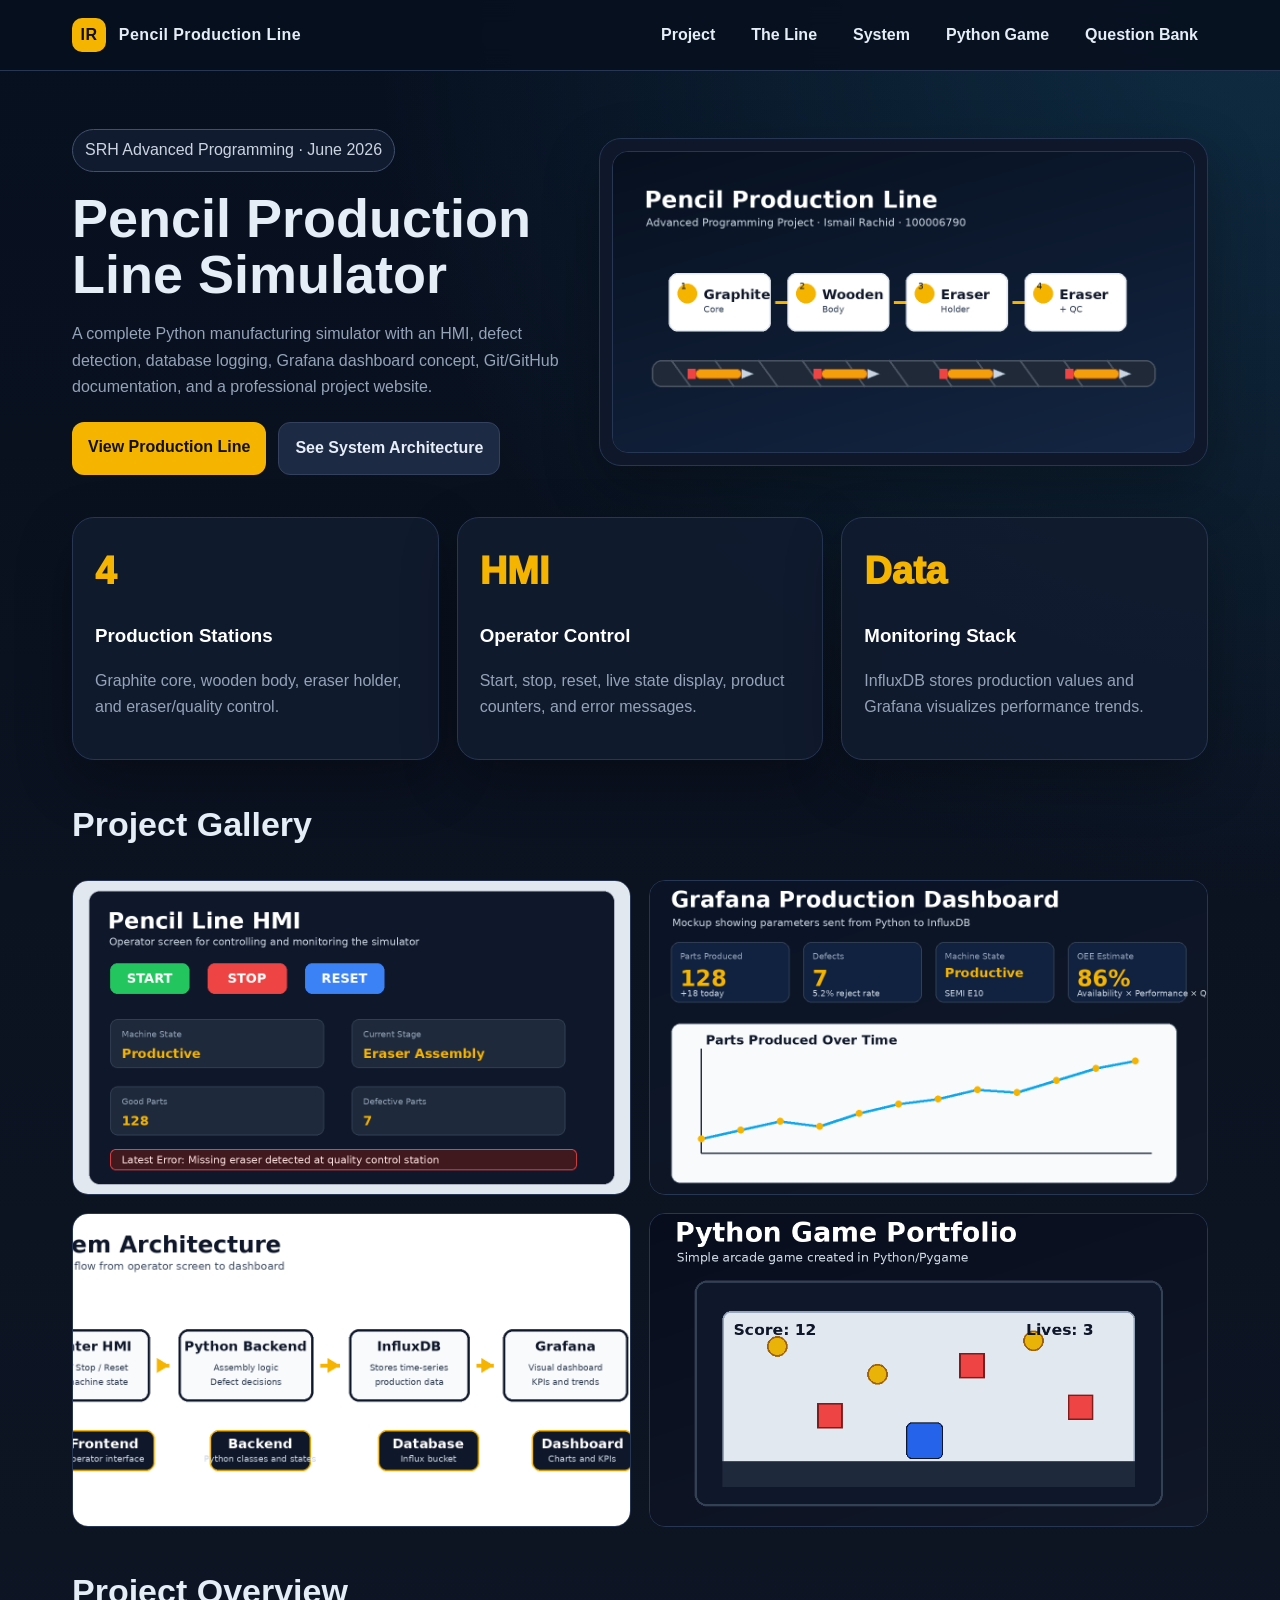
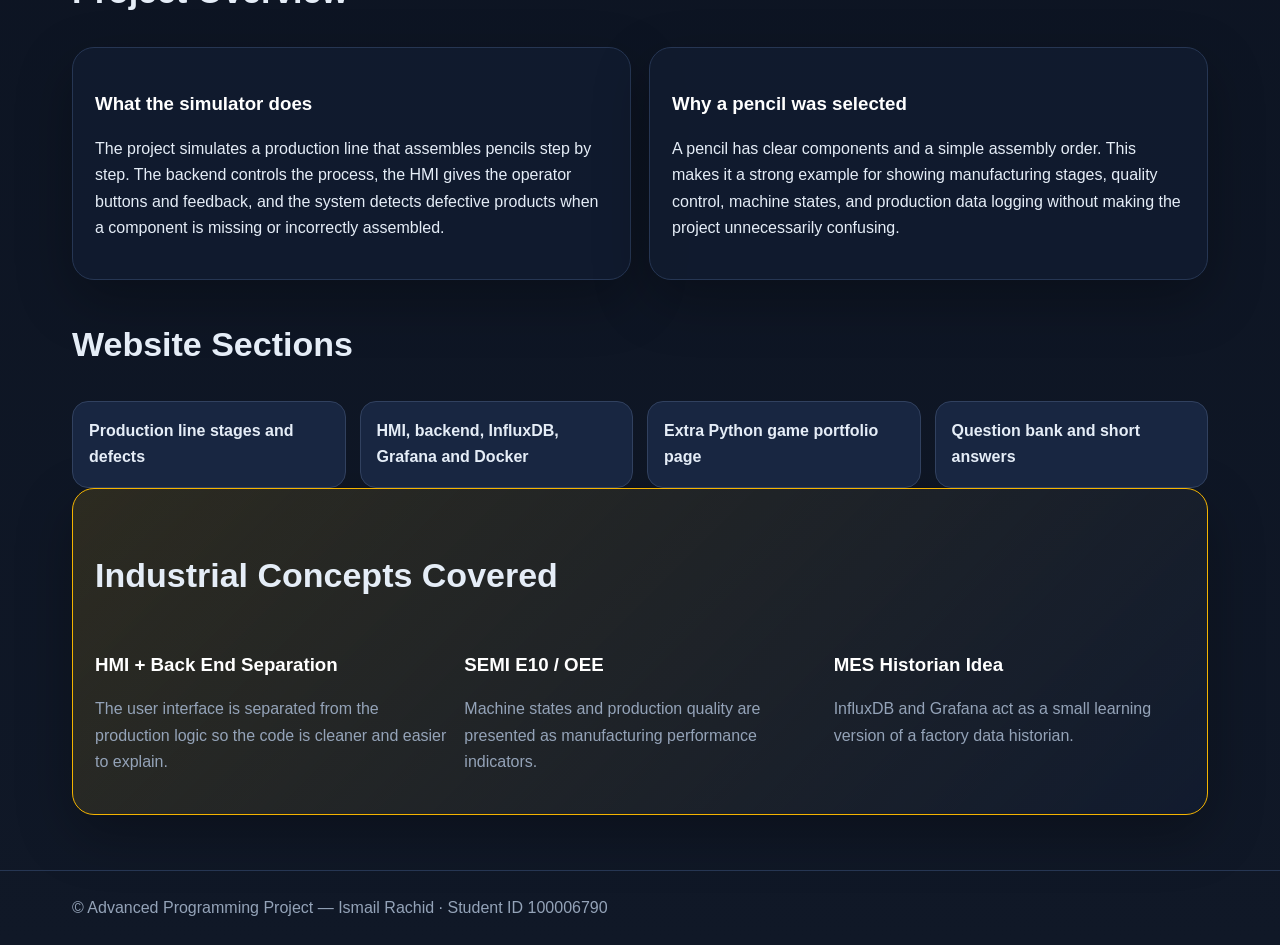
<file: index.html>
<!doctype html><html lang="en"><head><meta charset="utf-8"><meta name="viewport" content="width=device-width,initial-scale=1"><title>Pencil Production Line · Project</title><link rel="stylesheet" href="style.css"></head><body><header><div class="wrap"><nav><div class="brand"><span>IR</span> Pencil Production Line</div><div class="links"><a href="index.html">Project</a><a href="line.html">The Line</a><a href="system.html">System</a><a href="game.html">Python Game</a><a href="exam.html">Question Bank</a></div></nav></div></header><main class="wrap">
<section class="hero hero-wide"><div><span class="badge">SRH Advanced Programming · June 2026</span><h1>Pencil Production Line Simulator</h1><p class="muted">A complete Python manufacturing simulator with an HMI, defect detection, database logging, Grafana dashboard concept, Git/GitHub documentation, and a professional project website.</p><div class="btns"><a class="btn" href="line.html">View Production Line</a><a class="btn secondary" href="system.html">See System Architecture</a></div></div><div class="card image-card"><img src="assets/hero_factory.png" alt="Pencil factory illustration"></div></section>
<section class="grid"><div class="card"><div class="kpi">4</div><h3>Production Stations</h3><p class="muted">Graphite core, wooden body, eraser holder, and eraser/quality control.</p></div><div class="card"><div class="kpi">HMI</div><h3>Operator Control</h3><p class="muted">Start, stop, reset, live state display, product counters, and error messages.</p></div><div class="card"><div class="kpi">Data</div><h3>Monitoring Stack</h3><p class="muted">InfluxDB stores production values and Grafana visualizes performance trends.</p></div></section>
<section><h2>Project Gallery</h2><div class="gallery"><img src="assets/hmi_big.png"><img src="assets/dashboard_big.png"><img src="assets/system_architecture_clean.png"><img src="assets/game_big.png"></div></section>
<section><h2>Project Overview</h2><div class="grid2"><div class="card"><h3>What the simulator does</h3><p>The project simulates a production line that assembles pencils step by step. The backend controls the process, the HMI gives the operator buttons and feedback, and the system detects defective products when a component is missing or incorrectly assembled.</p></div><div class="card"><h3>Why a pencil was selected</h3><p>A pencil has clear components and a simple assembly order. This makes it a strong example for showing manufacturing stages, quality control, machine states, and production data logging without making the project unnecessarily confusing.</p></div></div></section>
<section><h2>Website Sections</h2><div class="feature-list"><a href="line.html">Production line stages and defects</a><a href="system.html">HMI, backend, InfluxDB, Grafana and Docker</a><a href="game.html">Extra Python game portfolio page</a><a href="exam.html">Question bank and short answers</a></div></section>

<section class="card highlight-card"><h2>Industrial Concepts Covered</h2><div class="grid"><div><h3>HMI + Back End Separation</h3><p class="muted">The user interface is separated from the production logic so the code is cleaner and easier to explain.</p></div><div><h3>SEMI E10 / OEE</h3><p class="muted">Machine states and production quality are presented as manufacturing performance indicators.</p></div><div><h3>MES Historian Idea</h3><p class="muted">InfluxDB and Grafana act as a small learning version of a factory data historian.</p></div></div></section>
</main><div class="footer"><div class="wrap">© Advanced Programming Project — Ismail Rachid · Student ID 100006790</div></div></body></html>
</file>
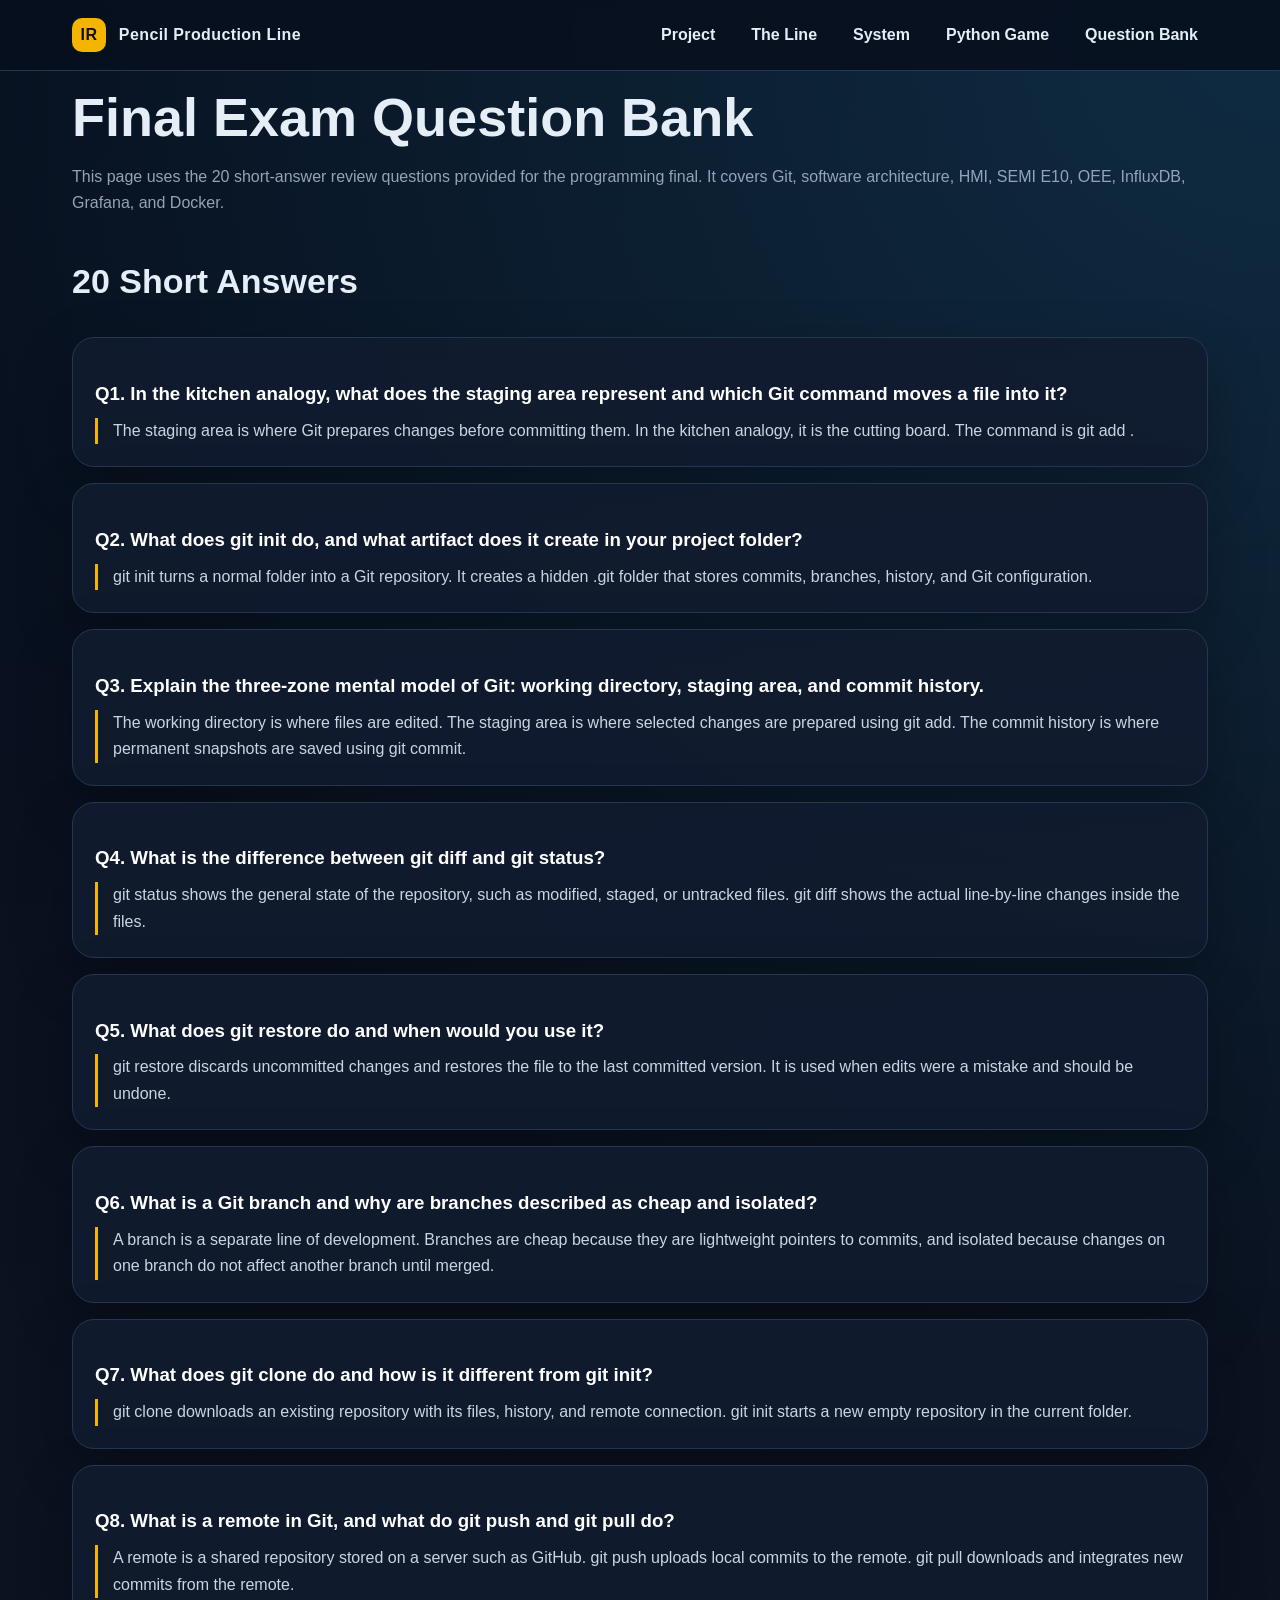
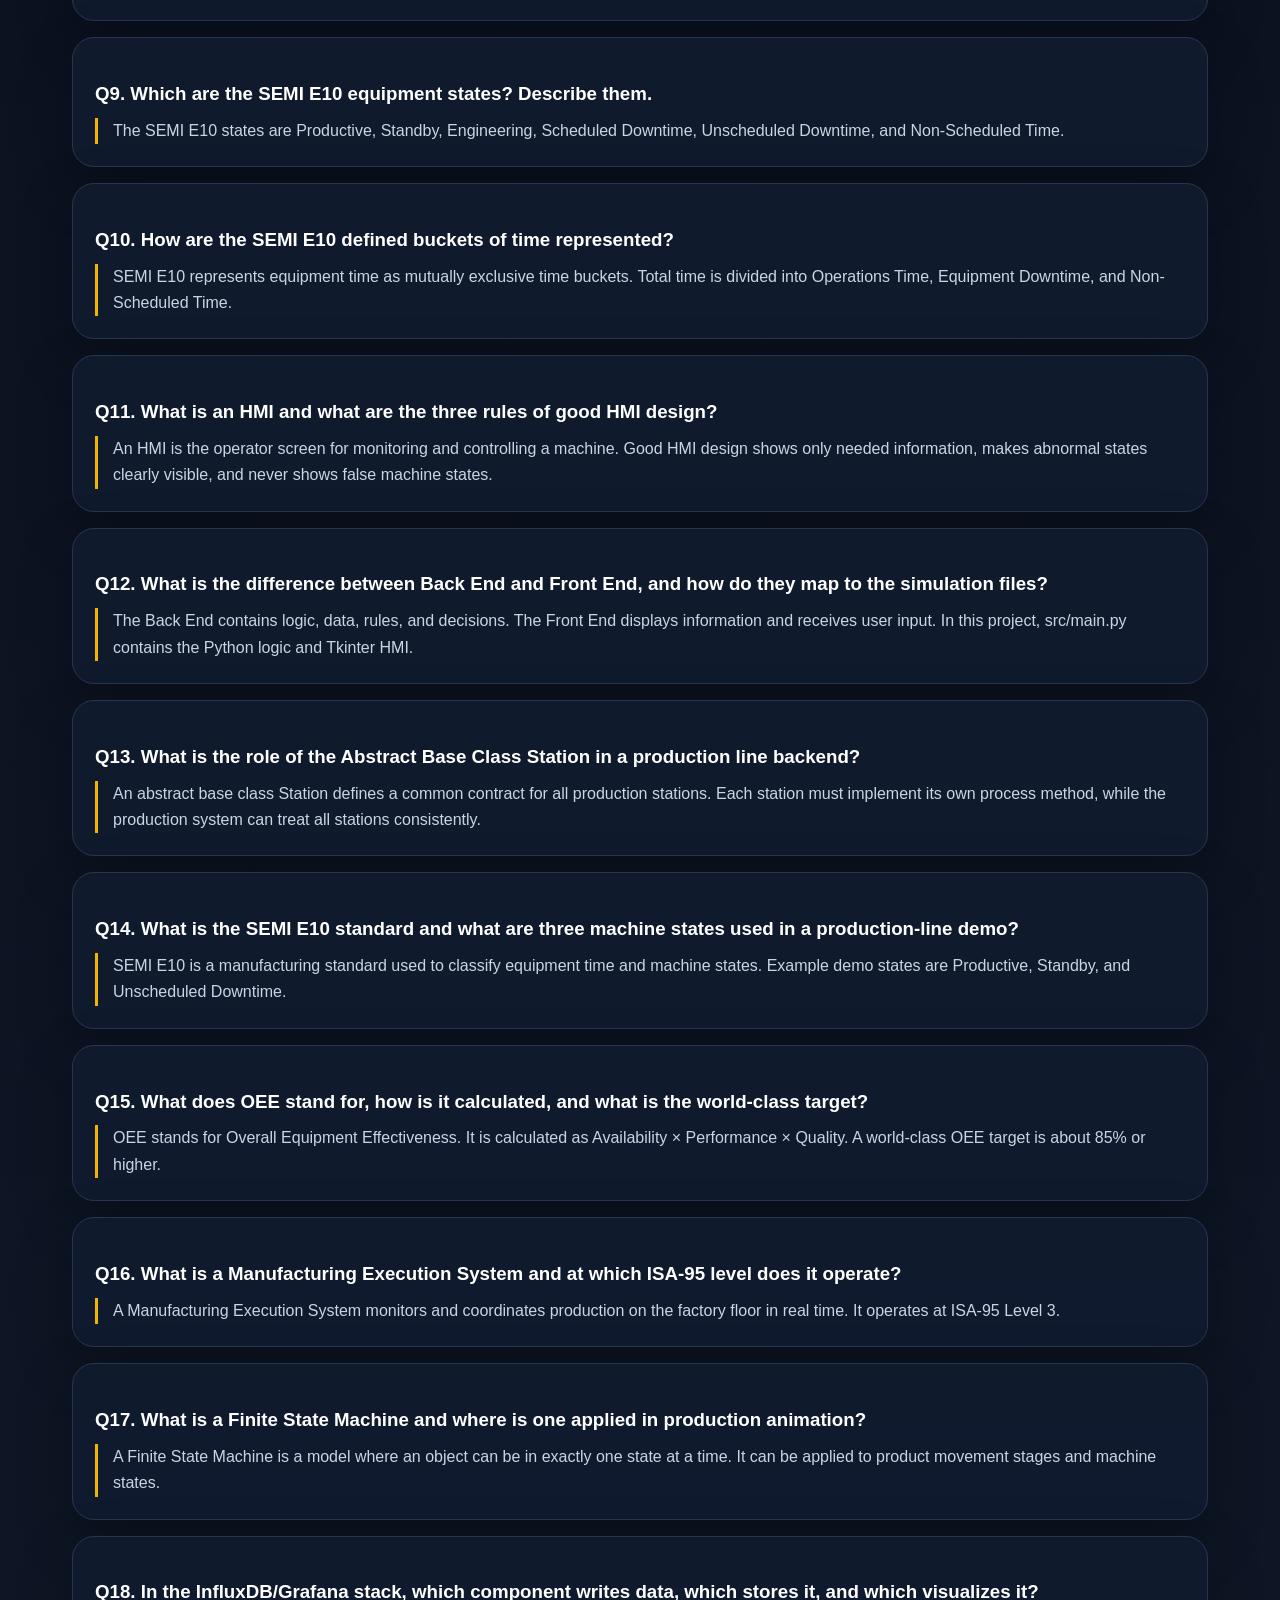
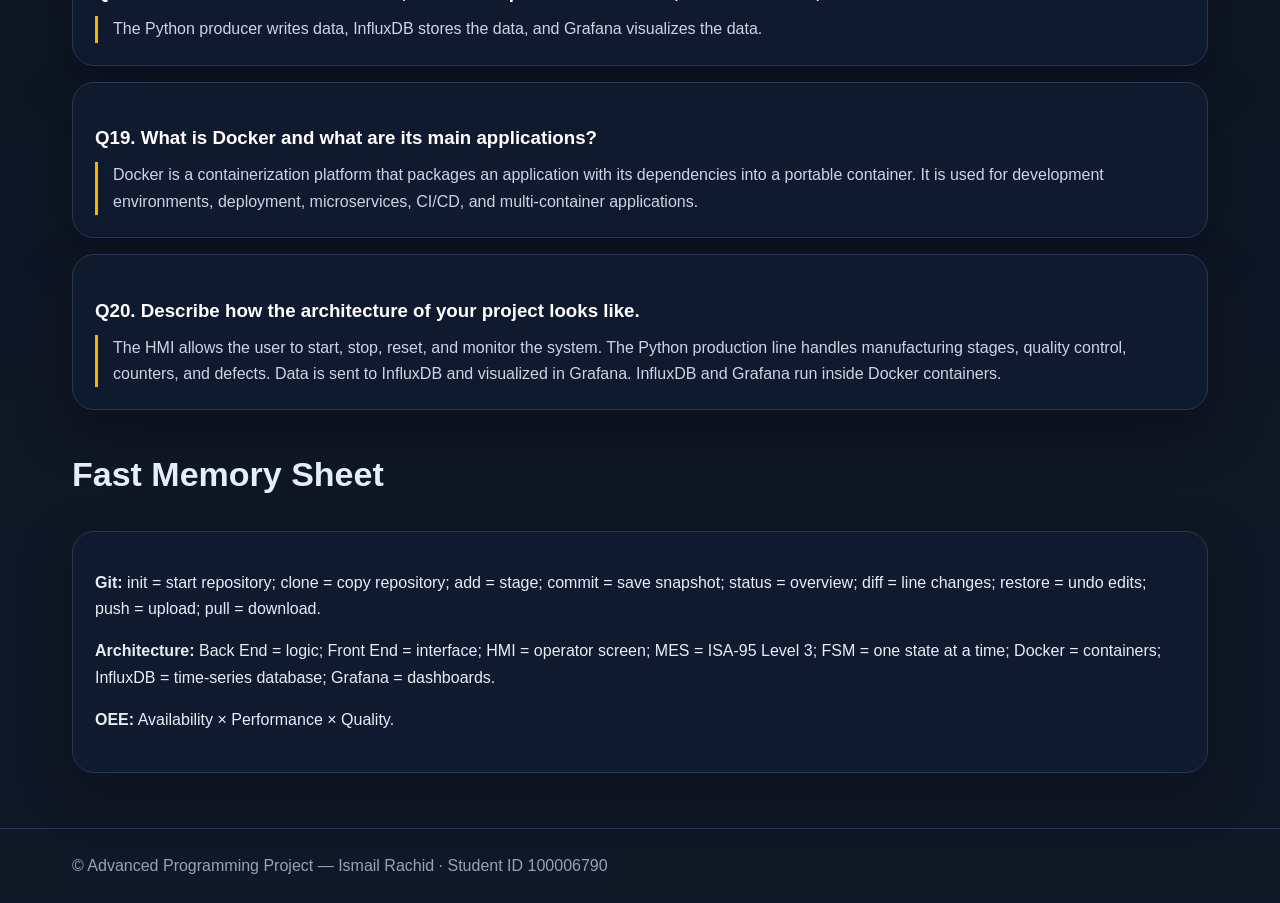
<file: exam.html>
<!doctype html><html lang="en"><head><meta charset="utf-8"><meta name="viewport" content="width=device-width,initial-scale=1"><title>Pencil Production Line · Question Bank</title><link rel="stylesheet" href="style.css"></head><body><header><div class="wrap"><nav><div class="brand"><span>IR</span> Pencil Production Line</div><div class="links"><a href="index.html">Project</a><a href="line.html">The Line</a><a href="system.html">System</a><a href="game.html">Python Game</a><a href="exam.html">Question Bank</a></div></nav></div></header><main class="wrap"><section><h1>Final Exam Question Bank</h1><p class="muted">This page uses the 20 short-answer review questions provided for the programming final. It covers Git, software architecture, HMI, SEMI E10, OEE, InfluxDB, Grafana, and Docker.</p></section><section><h2>20 Short Answers</h2><div class="card q"><h3>Q1. In the kitchen analogy, what does the staging area represent and which Git command moves a file into it?</h3><div class="answer">The staging area is where Git prepares changes before committing them. In the kitchen analogy, it is the cutting board. The command is git add <file>.</div></div><div class="card q"><h3>Q2. What does git init do, and what artifact does it create in your project folder?</h3><div class="answer">git init turns a normal folder into a Git repository. It creates a hidden .git folder that stores commits, branches, history, and Git configuration.</div></div><div class="card q"><h3>Q3. Explain the three-zone mental model of Git: working directory, staging area, and commit history.</h3><div class="answer">The working directory is where files are edited. The staging area is where selected changes are prepared using git add. The commit history is where permanent snapshots are saved using git commit.</div></div><div class="card q"><h3>Q4. What is the difference between git diff and git status?</h3><div class="answer">git status shows the general state of the repository, such as modified, staged, or untracked files. git diff shows the actual line-by-line changes inside the files.</div></div><div class="card q"><h3>Q5. What does git restore <file> do and when would you use it?</h3><div class="answer">git restore <file> discards uncommitted changes and restores the file to the last committed version. It is used when edits were a mistake and should be undone.</div></div><div class="card q"><h3>Q6. What is a Git branch and why are branches described as cheap and isolated?</h3><div class="answer">A branch is a separate line of development. Branches are cheap because they are lightweight pointers to commits, and isolated because changes on one branch do not affect another branch until merged.</div></div><div class="card q"><h3>Q7. What does git clone <url> do and how is it different from git init?</h3><div class="answer">git clone <url> downloads an existing repository with its files, history, and remote connection. git init starts a new empty repository in the current folder.</div></div><div class="card q"><h3>Q8. What is a remote in Git, and what do git push and git pull do?</h3><div class="answer">A remote is a shared repository stored on a server such as GitHub. git push uploads local commits to the remote. git pull downloads and integrates new commits from the remote.</div></div><div class="card q"><h3>Q9. Which are the SEMI E10 equipment states? Describe them.</h3><div class="answer">The SEMI E10 states are Productive, Standby, Engineering, Scheduled Downtime, Unscheduled Downtime, and Non-Scheduled Time.</div></div><div class="card q"><h3>Q10. How are the SEMI E10 defined buckets of time represented?</h3><div class="answer">SEMI E10 represents equipment time as mutually exclusive time buckets. Total time is divided into Operations Time, Equipment Downtime, and Non-Scheduled Time.</div></div><div class="card q"><h3>Q11. What is an HMI and what are the three rules of good HMI design?</h3><div class="answer">An HMI is the operator screen for monitoring and controlling a machine. Good HMI design shows only needed information, makes abnormal states clearly visible, and never shows false machine states.</div></div><div class="card q"><h3>Q12. What is the difference between Back End and Front End, and how do they map to the simulation files?</h3><div class="answer">The Back End contains logic, data, rules, and decisions. The Front End displays information and receives user input. In this project, src/main.py contains the Python logic and Tkinter HMI.</div></div><div class="card q"><h3>Q13. What is the role of the Abstract Base Class Station in a production line backend?</h3><div class="answer">An abstract base class Station defines a common contract for all production stations. Each station must implement its own process method, while the production system can treat all stations consistently.</div></div><div class="card q"><h3>Q14. What is the SEMI E10 standard and what are three machine states used in a production-line demo?</h3><div class="answer">SEMI E10 is a manufacturing standard used to classify equipment time and machine states. Example demo states are Productive, Standby, and Unscheduled Downtime.</div></div><div class="card q"><h3>Q15. What does OEE stand for, how is it calculated, and what is the world-class target?</h3><div class="answer">OEE stands for Overall Equipment Effectiveness. It is calculated as Availability × Performance × Quality. A world-class OEE target is about 85% or higher.</div></div><div class="card q"><h3>Q16. What is a Manufacturing Execution System and at which ISA-95 level does it operate?</h3><div class="answer">A Manufacturing Execution System monitors and coordinates production on the factory floor in real time. It operates at ISA-95 Level 3.</div></div><div class="card q"><h3>Q17. What is a Finite State Machine and where is one applied in production animation?</h3><div class="answer">A Finite State Machine is a model where an object can be in exactly one state at a time. It can be applied to product movement stages and machine states.</div></div><div class="card q"><h3>Q18. In the InfluxDB/Grafana stack, which component writes data, which stores it, and which visualizes it?</h3><div class="answer">The Python producer writes data, InfluxDB stores the data, and Grafana visualizes the data.</div></div><div class="card q"><h3>Q19. What is Docker and what are its main applications?</h3><div class="answer">Docker is a containerization platform that packages an application with its dependencies into a portable container. It is used for development environments, deployment, microservices, CI/CD, and multi-container applications.</div></div><div class="card q"><h3>Q20. Describe how the architecture of your project looks like.</h3><div class="answer">The HMI allows the user to start, stop, reset, and monitor the system. The Python production line handles manufacturing stages, quality control, counters, and defects. Data is sent to InfluxDB and visualized in Grafana. InfluxDB and Grafana run inside Docker containers.</div></div></section><section><h2>Fast Memory Sheet</h2><div class="card"><p><strong>Git:</strong> init = start repository; clone = copy repository; add = stage; commit = save snapshot; status = overview; diff = line changes; restore = undo edits; push = upload; pull = download.</p><p><strong>Architecture:</strong> Back End = logic; Front End = interface; HMI = operator screen; MES = ISA-95 Level 3; FSM = one state at a time; Docker = containers; InfluxDB = time-series database; Grafana = dashboards.</p><p><strong>OEE:</strong> Availability × Performance × Quality.</p></div></section></main><div class="footer"><div class="wrap">© Advanced Programming Project — Ismail Rachid · Student ID 100006790</div></div></body></html>
</file>
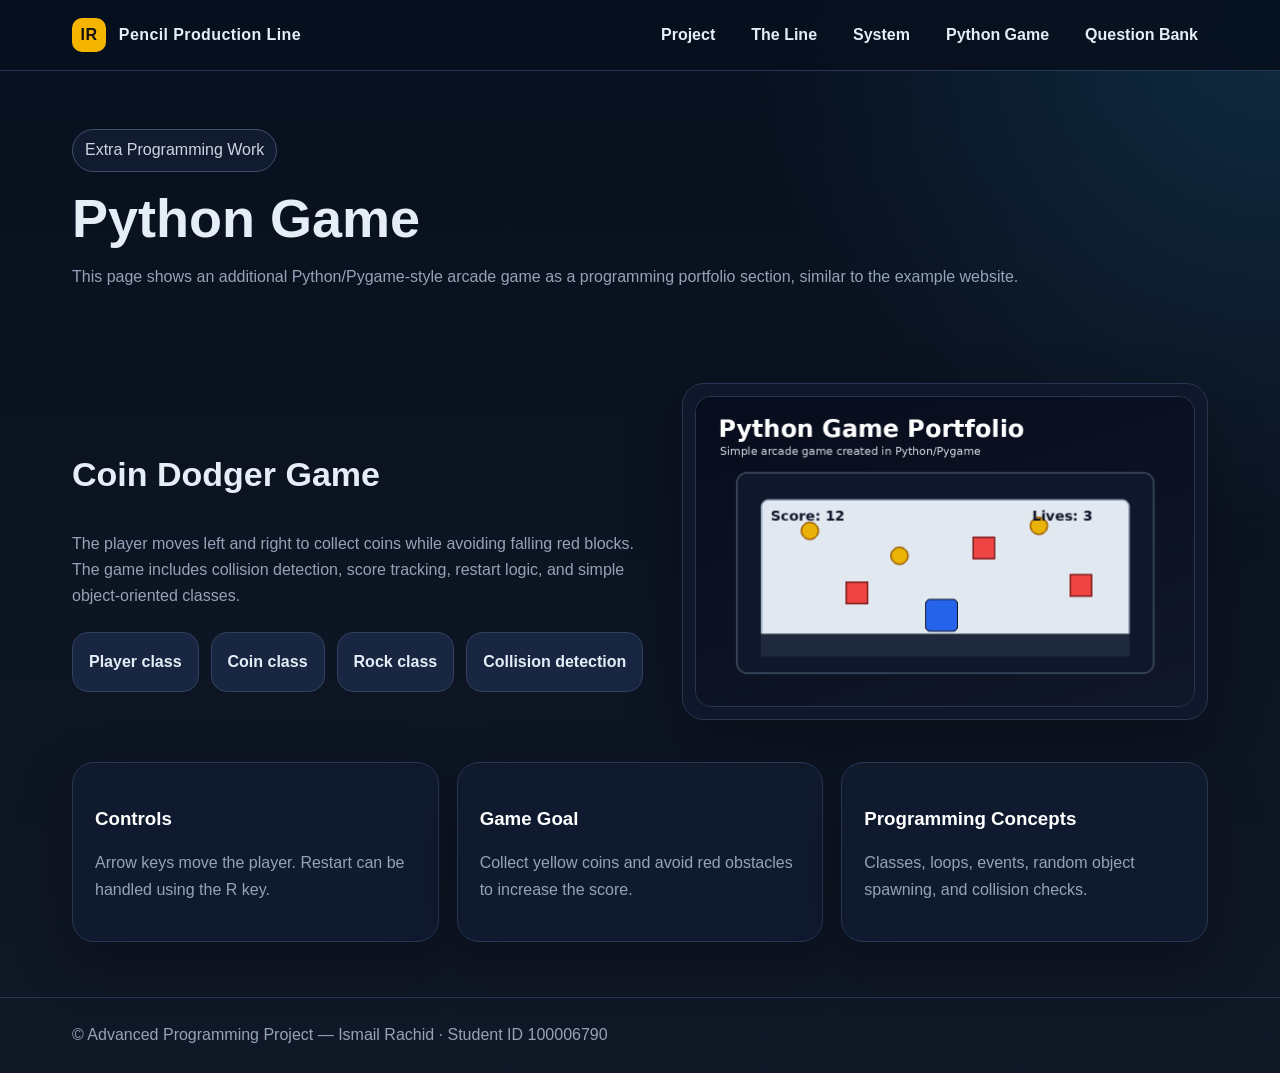
<file: game.html>
<!doctype html><html lang="en"><head><meta charset="utf-8"><meta name="viewport" content="width=device-width,initial-scale=1"><title>Pencil Production Line · Game</title><link rel="stylesheet" href="style.css"></head><body><header><div class="wrap"><nav><div class="brand"><span>IR</span> Pencil Production Line</div><div class="links"><a href="index.html">Project</a><a href="line.html">The Line</a><a href="system.html">System</a><a href="game.html">Python Game</a><a href="exam.html">Question Bank</a></div></nav></div></header><main class="wrap">
<section class="page-title"><span class="badge">Extra Programming Work</span><h1>Python Game</h1><p class="muted">This page shows an additional Python/Pygame-style arcade game as a programming portfolio section, similar to the example website.</p></section>
<section class="hero"><div><h2>Coin Dodger Game</h2><p class="muted">The player moves left and right to collect coins while avoiding falling red blocks. The game includes collision detection, score tracking, restart logic, and simple object-oriented classes.</p><div class="btns"><span class="pill">Player class</span><span class="pill">Coin class</span><span class="pill">Rock class</span><span class="pill">Collision detection</span></div></div><div class="card image-card"><img src="assets/game_big.png" alt="Python game screenshot"></div></section>
<section class="grid"><div class="card"><h3>Controls</h3><p class="muted">Arrow keys move the player. Restart can be handled using the R key.</p></div><div class="card"><h3>Game Goal</h3><p class="muted">Collect yellow coins and avoid red obstacles to increase the score.</p></div><div class="card"><h3>Programming Concepts</h3><p class="muted">Classes, loops, events, random object spawning, and collision checks.</p></div></section>
</main><div class="footer"><div class="wrap">© Advanced Programming Project — Ismail Rachid · Student ID 100006790</div></div></body></html>
</file>
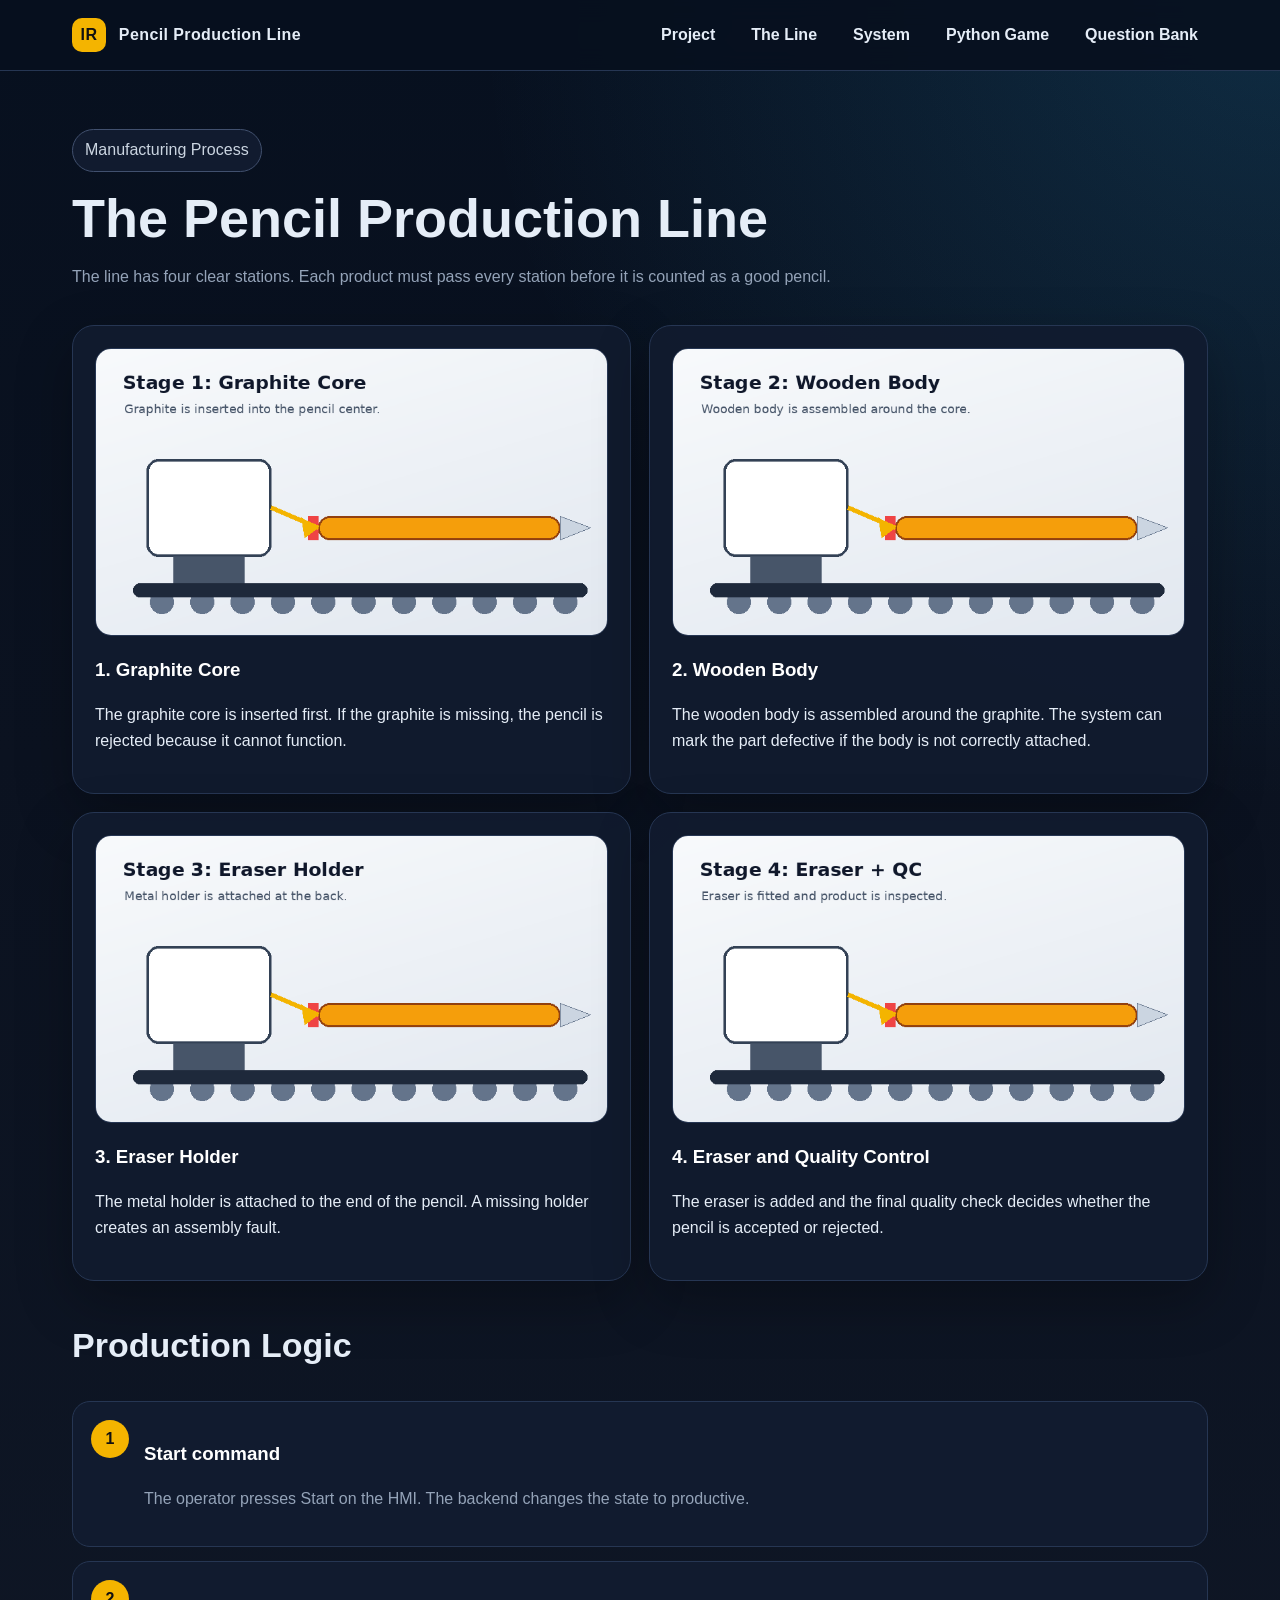
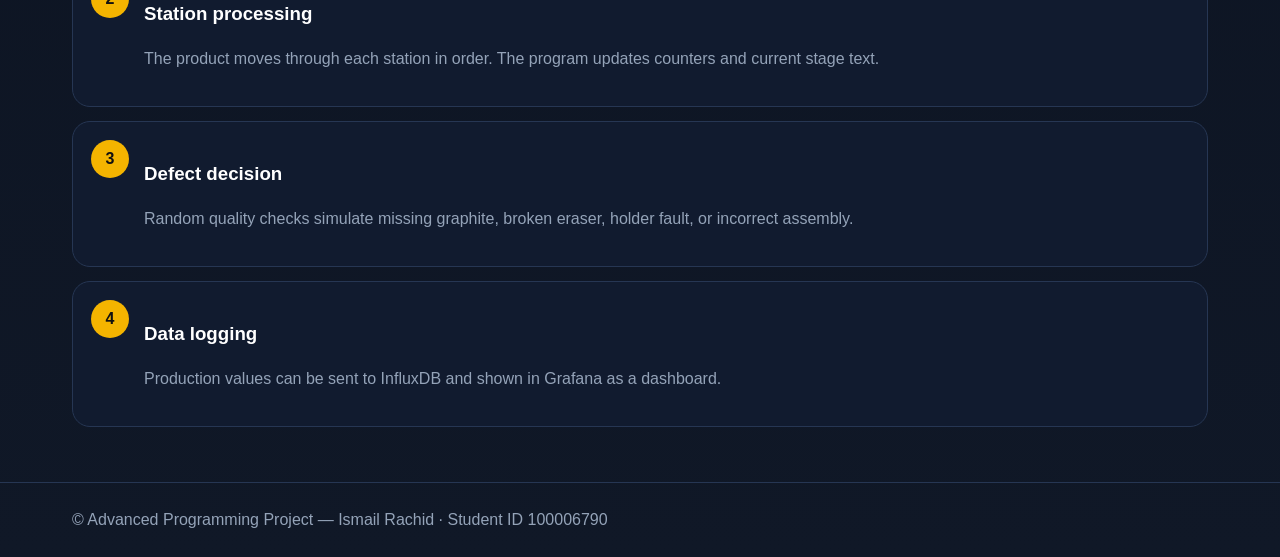
<file: line.html>
<!doctype html><html lang="en"><head><meta charset="utf-8"><meta name="viewport" content="width=device-width,initial-scale=1"><title>Pencil Production Line · The Line</title><link rel="stylesheet" href="style.css"></head><body><header><div class="wrap"><nav><div class="brand"><span>IR</span> Pencil Production Line</div><div class="links"><a href="index.html">Project</a><a href="line.html">The Line</a><a href="system.html">System</a><a href="game.html">Python Game</a><a href="exam.html">Question Bank</a></div></nav></div></header><main class="wrap">
<section class="page-title"><span class="badge">Manufacturing Process</span><h1>The Pencil Production Line</h1><p class="muted">The line has four clear stations. Each product must pass every station before it is counted as a good pencil.</p></section>
<section class="grid2 cards-img"><div class="card"><img src="assets/stage_graphite.png"><h3>1. Graphite Core</h3><p>The graphite core is inserted first. If the graphite is missing, the pencil is rejected because it cannot function.</p></div><div class="card"><img src="assets/stage_body.png"><h3>2. Wooden Body</h3><p>The wooden body is assembled around the graphite. The system can mark the part defective if the body is not correctly attached.</p></div><div class="card"><img src="assets/stage_eraser_holder.png"><h3>3. Eraser Holder</h3><p>The metal holder is attached to the end of the pencil. A missing holder creates an assembly fault.</p></div><div class="card"><img src="assets/stage_qc.png"><h3>4. Eraser and Quality Control</h3><p>The eraser is added and the final quality check decides whether the pencil is accepted or rejected.</p></div></section>
<section><h2>Production Logic</h2><div class="timeline"><div class="step"><div class="num">1</div><div><h3>Start command</h3><p class="muted">The operator presses Start on the HMI. The backend changes the state to productive.</p></div></div><div class="step"><div class="num">2</div><div><h3>Station processing</h3><p class="muted">The product moves through each station in order. The program updates counters and current stage text.</p></div></div><div class="step"><div class="num">3</div><div><h3>Defect decision</h3><p class="muted">Random quality checks simulate missing graphite, broken eraser, holder fault, or incorrect assembly.</p></div></div><div class="step"><div class="num">4</div><div><h3>Data logging</h3><p class="muted">Production values can be sent to InfluxDB and shown in Grafana as a dashboard.</p></div></div></div></section>
</main><div class="footer"><div class="wrap">© Advanced Programming Project — Ismail Rachid · Student ID 100006790</div></div></body></html>
</file>
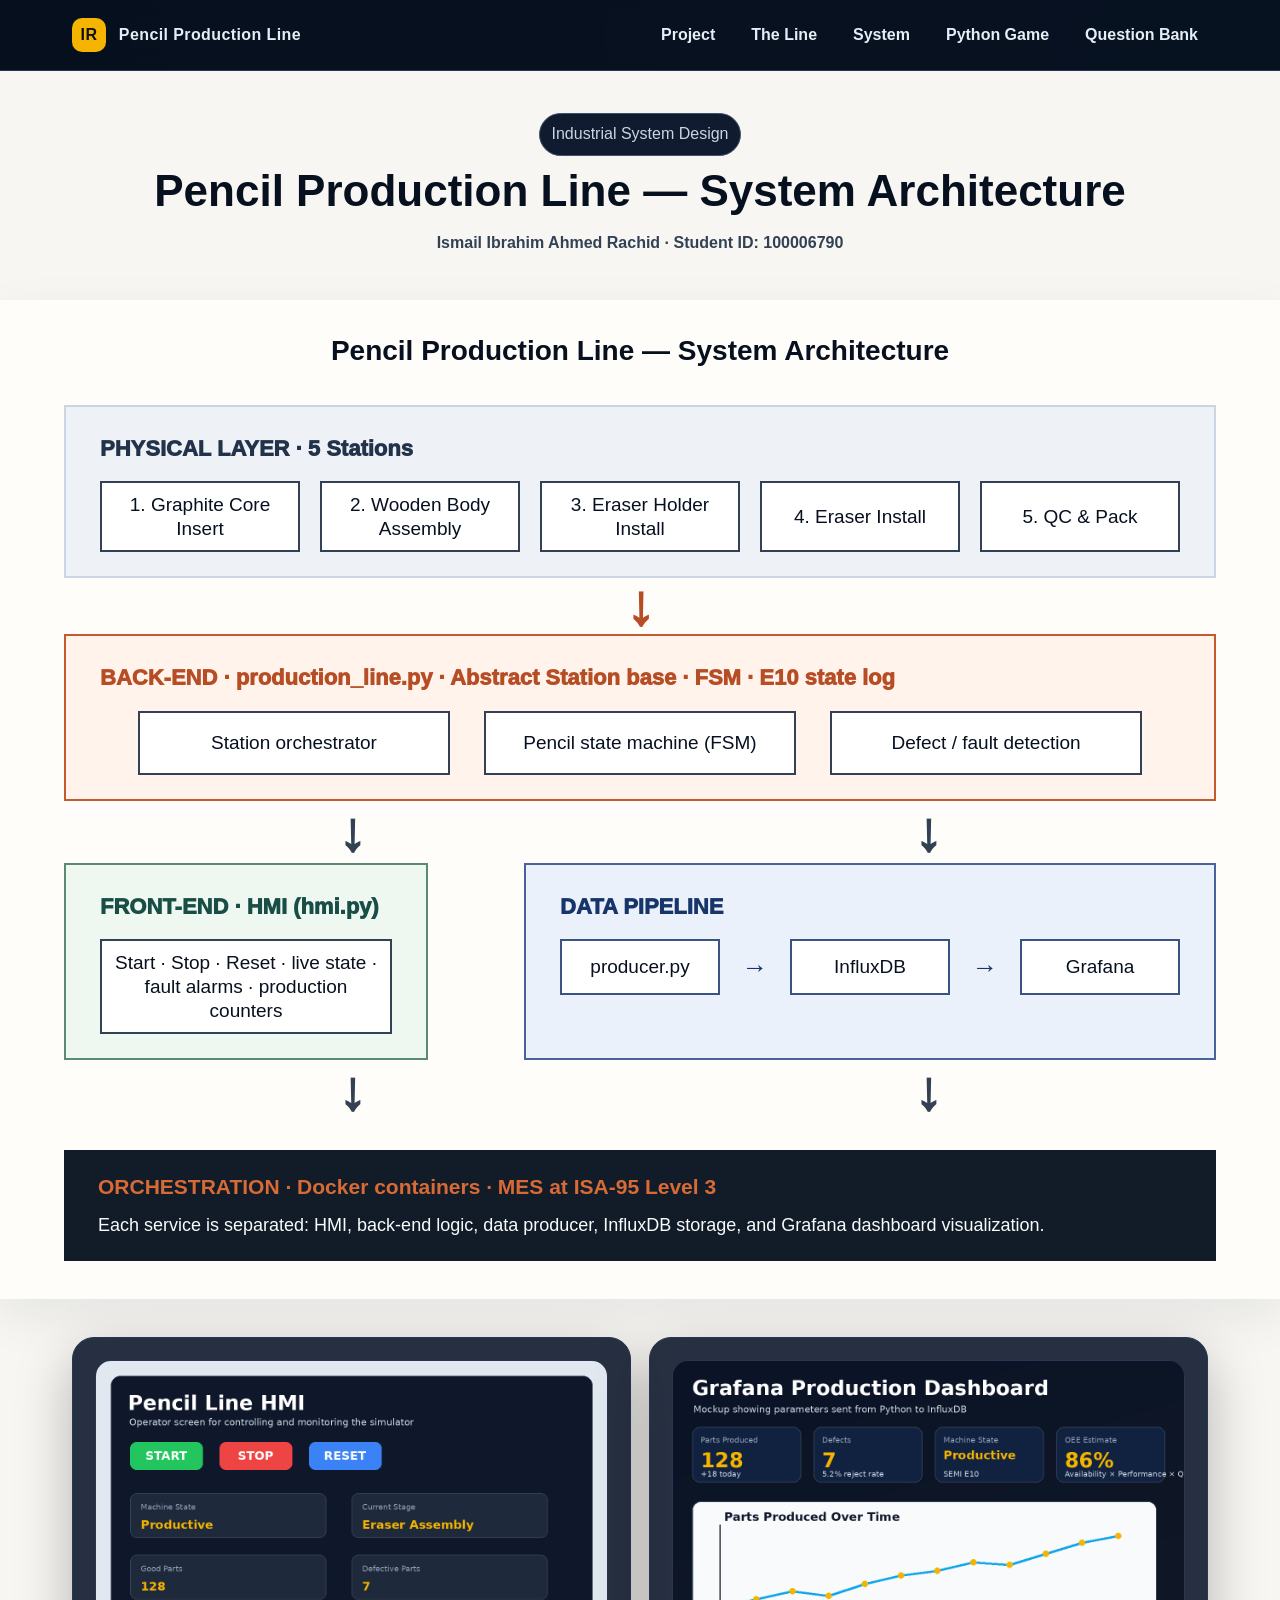
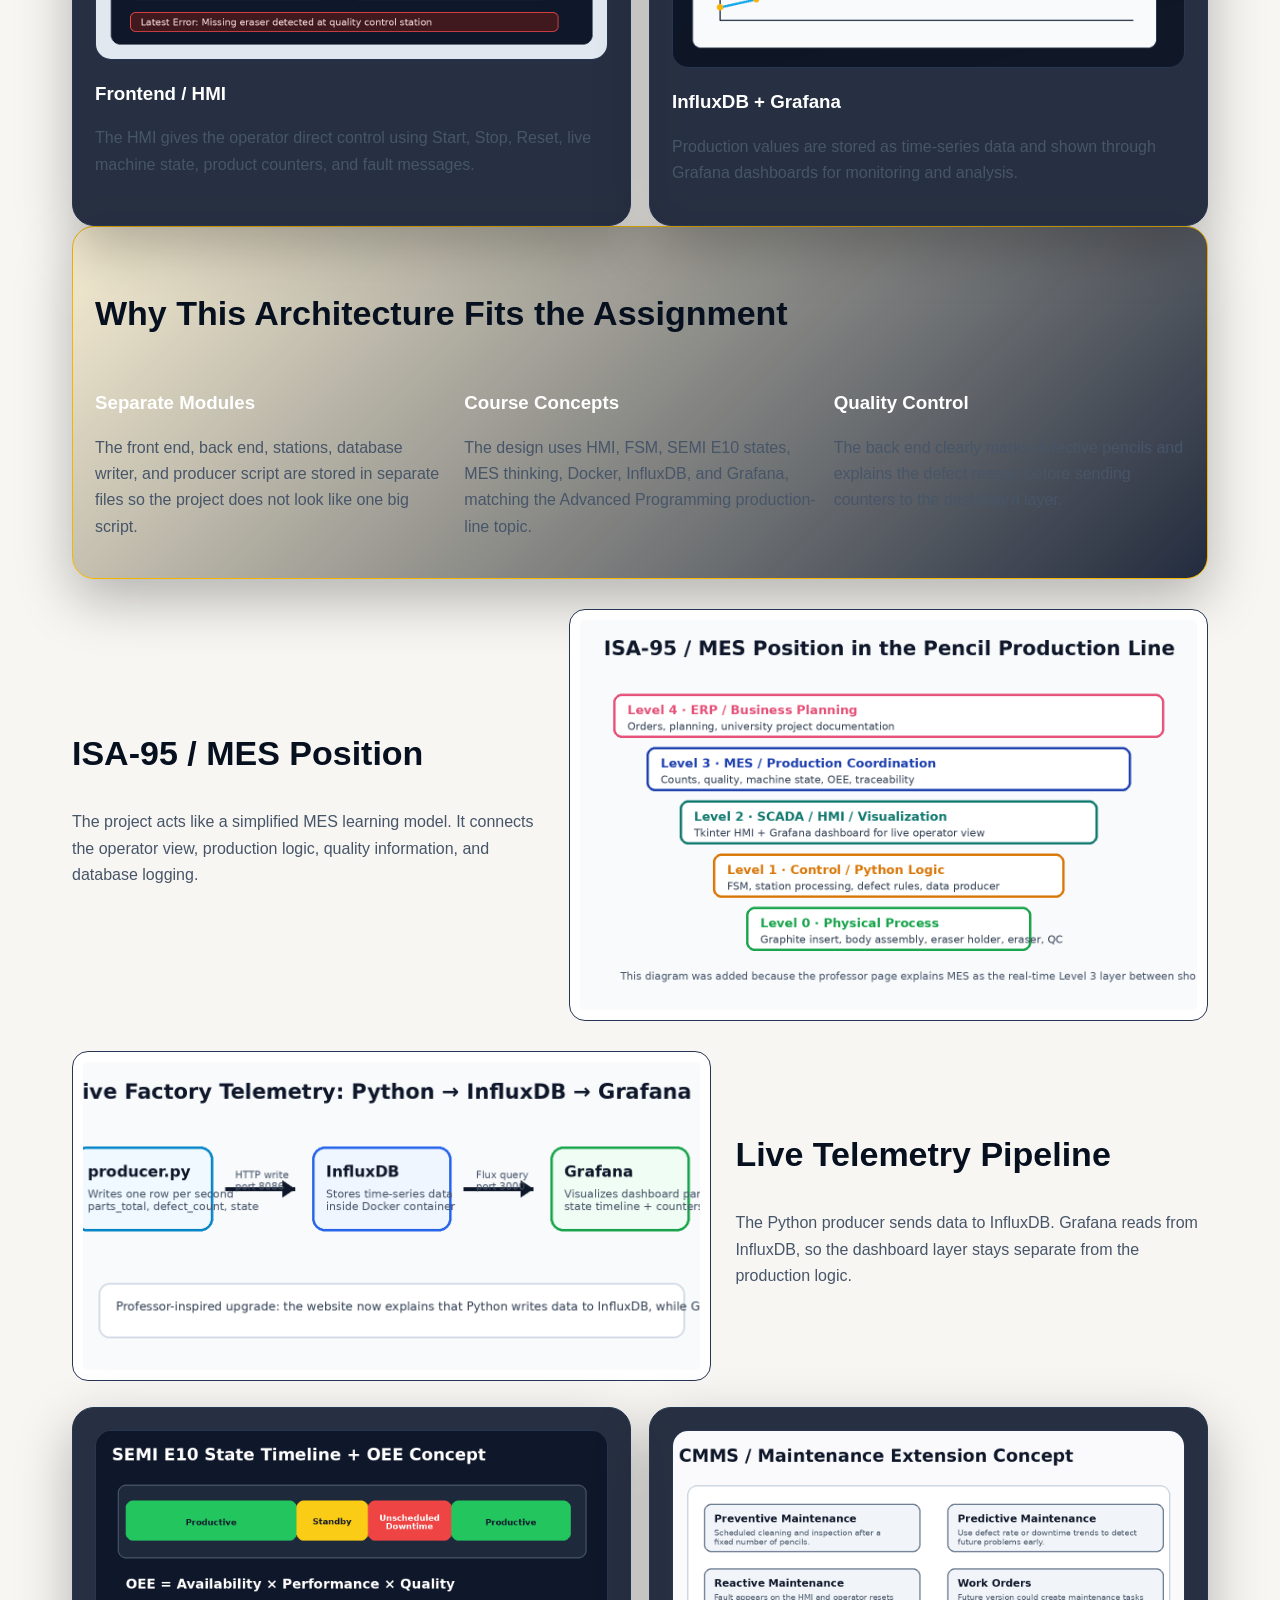
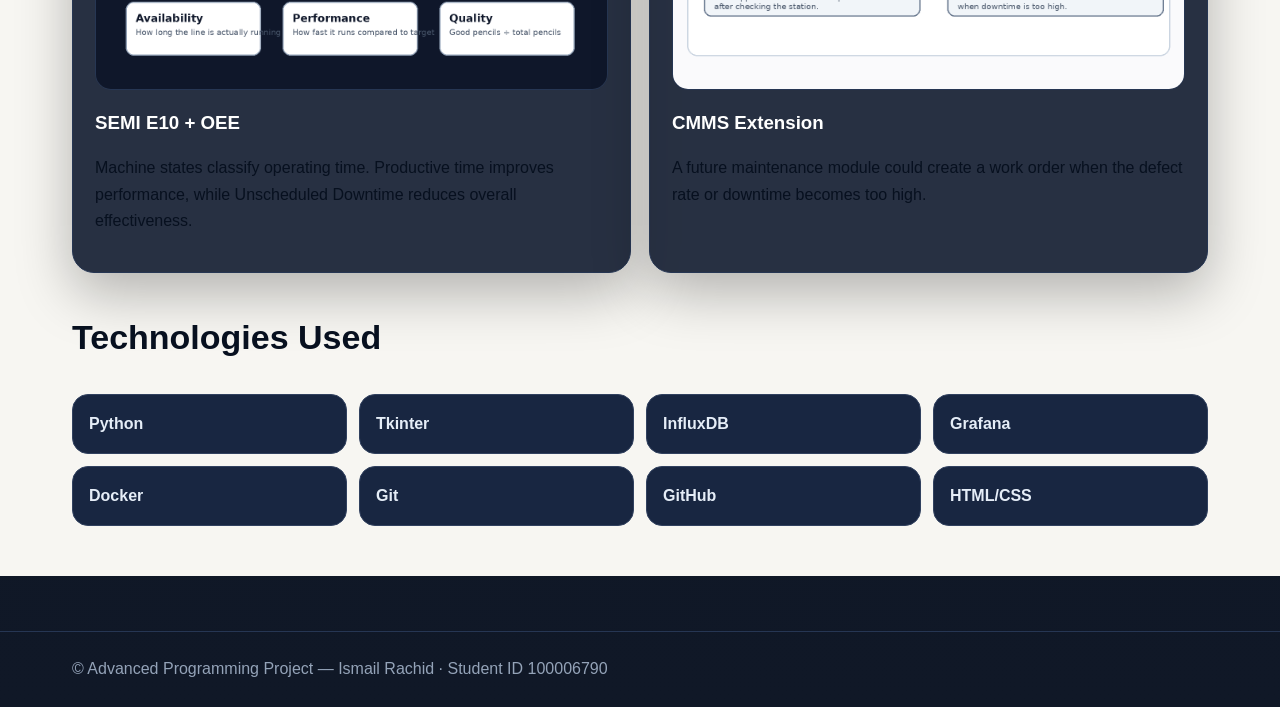
<file: system.html>
<!doctype html>
<html lang="en">
<head>
  <meta charset="utf-8">
  <meta name="viewport" content="width=device-width,initial-scale=1">
  <title>Pencil Production Line · System Architecture</title>
  <link rel="stylesheet" href="style.css">
</head>
<body>
<header><div class="wrap"><nav><div class="brand"><span>IR</span> Pencil Production Line</div><div class="links"><a href="index.html">Project</a><a href="line.html">The Line</a><a href="system.html">System</a><a href="game.html">Python Game</a><a href="exam.html">Question Bank</a></div></nav></div></header>

<main class="system-page">
<section class="system-hero">
  <span class="badge">Industrial System Design</span>
  <h1>Pencil Production Line — System Architecture</h1>
  <p>Ismail Ibrahim Ahmed Rachid · Student ID: 100006790</p>
</section>

<section class="prof-architecture">
  <h2>Pencil Production Line — System Architecture</h2>

  <div class="prof-layer physical-layer">
    <h3>PHYSICAL LAYER · 5 Stations</h3>
    <div class="prof-stations">
      <div>1. Graphite Core Insert</div>
      <div>2. Wooden Body Assembly</div>
      <div>3. Eraser Holder Install</div>
      <div>4. Eraser Install</div>
      <div>5. QC &amp; Pack</div>
    </div>
  </div>

  <div class="prof-arrow orange">↓</div>

  <div class="prof-layer backend-layer">
    <h3>BACK-END · production_line.py · Abstract Station base · FSM · E10 state log</h3>
    <div class="prof-modules three">
      <div>Station orchestrator</div>
      <div>Pencil state machine (FSM)</div>
      <div>Defect / fault detection</div>
    </div>
  </div>

  <div class="prof-split-arrows"><span>↓</span><span>↓</span></div>

  <div class="prof-bottom">
    <div class="prof-layer frontend-layer">
      <h3>FRONT-END · HMI (hmi.py)</h3>
      <div class="prof-module-wide">Start · Stop · Reset · live state · fault alarms · production counters</div>
    </div>

    <div class="prof-layer data-layer">
      <h3>DATA PIPELINE</h3>
      <div class="prof-pipeline">
        <div>producer.py</div><span>→</span><div>InfluxDB</div><span>→</span><div>Grafana</div>
      </div>
    </div>
  </div>

  <div class="prof-split-arrows"><span>↓</span><span>↓</span></div>

  <div class="prof-orchestration">
    <h3>ORCHESTRATION · Docker containers · MES at ISA-95 Level 3</h3>
    <p>Each service is separated: HMI, back-end logic, data producer, InfluxDB storage, and Grafana dashboard visualization.</p>
  </div>
</section>

<section class="wrap">
  <div class="grid2 system-media">
    <div class="card"><img src="assets/hmi_big.png" alt="HMI screenshot"><h3>Frontend / HMI</h3><p class="muted">The HMI gives the operator direct control using Start, Stop, Reset, live machine state, product counters, and fault messages.</p></div>
    <div class="card"><img src="assets/dashboard_big.png" alt="Grafana style dashboard"><h3>InfluxDB + Grafana</h3><p class="muted">Production values are stored as time-series data and shown through Grafana dashboards for monitoring and analysis.</p></div>
  </div>

  <section class="card highlight-card">
    <h2>Why This Architecture Fits the Assignment</h2>
    <div class="grid">
      <div><h3>Separate Modules</h3><p class="muted">The front end, back end, stations, database writer, and producer script are stored in separate files so the project does not look like one big script.</p></div>
      <div><h3>Course Concepts</h3><p class="muted">The design uses HMI, FSM, SEMI E10 states, MES thinking, Docker, InfluxDB, and Grafana, matching the Advanced Programming production-line topic.</p></div>
      <div><h3>Quality Control</h3><p class="muted">The back end clearly marks defective pencils and explains the defect reason before sending counters to the dashboard layer.</p></div>
    </div>
  </section>

  <section class="image-feature"><div><h2>ISA-95 / MES Position</h2><p class="muted">The project acts like a simplified MES learning model. It connects the operator view, production logic, quality information, and database logging.</p></div><img src="assets/mes_pyramid.png" alt="MES pyramid diagram"></section>

  <section class="image-feature reverse"><img src="assets/telemetry_pipeline.png" alt="Telemetry pipeline"><div><h2>Live Telemetry Pipeline</h2><p class="muted">The Python producer sends data to InfluxDB. Grafana reads from InfluxDB, so the dashboard layer stays separate from the production logic.</p></div></section>

  <section class="grid2 system-media">
    <div class="card"><img src="assets/e10_oee.png" alt="E10 OEE diagram"><h3>SEMI E10 + OEE</h3><p>Machine states classify operating time. Productive time improves performance, while Unscheduled Downtime reduces overall effectiveness.</p></div>
    <div class="card"><img src="assets/cmms_concept.png" alt="CMMS concept"><h3>CMMS Extension</h3><p>A future maintenance module could create a work order when the defect rate or downtime becomes too high.</p></div>
  </section>

  <section><h2>Technologies Used</h2><div class="tech-grid"><span>Python</span><span>Tkinter</span><span>InfluxDB</span><span>Grafana</span><span>Docker</span><span>Git</span><span>GitHub</span><span>HTML/CSS</span></div></section>
</section>
</main>
<div class="footer"><div class="wrap">© Advanced Programming Project — Ismail Rachid · Student ID 100006790</div></div>
</body>
</html>
</file>
<file: style.css>
:root{--bg:#0b1220;--card:#111b2f;--muted:#94a3b8;--text:#e5edf7;--accent:#f4b400;--line:#263653;--good:#22c55e;--bad:#ef4444;--blue:#38bdf8}*{box-sizing:border-box}html{scroll-behavior:smooth}body{margin:0;font-family:Inter,Segoe UI,Arial,sans-serif;background:radial-gradient(circle at top right,rgba(56,189,248,.16),transparent 32%),linear-gradient(180deg,#07101f,#0b1220 35%,#101827);color:var(--text);line-height:1.65}.wrap{max-width:1180px;margin:auto;padding:0 22px}header{position:sticky;top:0;z-index:5;background:rgba(7,16,31,.9);backdrop-filter:blur(12px);border-bottom:1px solid var(--line)}nav{display:flex;align-items:center;justify-content:space-between;padding:14px 0}.brand{font-weight:900;letter-spacing:.4px}.brand span{display:inline-grid;place-items:center;width:34px;height:34px;border-radius:10px;background:var(--accent);color:#111;margin-right:8px}.links{display:flex;gap:16px;flex-wrap:wrap}.links a{color:var(--text);text-decoration:none;font-weight:700;padding:8px 10px;border-radius:10px}.links a:hover{background:#182641;color:var(--accent)}.hero{padding:58px 0 42px;display:grid;grid-template-columns:1.05fr .95fr;gap:28px;align-items:center}.hero-wide{grid-template-columns:.9fr 1.1fr}.page-title{padding:58px 0 18px}.badge{display:inline-block;padding:7px 12px;border:1px solid #41506e;border-radius:999px;color:#cbd5e1;background:#111b2f}h1{font-size:54px;line-height:1.05;margin:18px 0}h2{font-size:34px;margin-top:36px}h3{color:#fff;margin-bottom:8px}.muted{color:var(--muted)}.btns{display:flex;gap:12px;flex-wrap:wrap;margin-top:22px}.btn{padding:12px 16px;border-radius:12px;background:var(--accent);color:#111;text-decoration:none;font-weight:900}.btn.secondary{background:#1d2a44;color:#e5edf7;border:1px solid #33415f}.card{background:rgba(17,27,47,.9);border:1px solid var(--line);border-radius:22px;padding:22px;box-shadow:0 20px 55px rgba(0,0,0,.28)}.image-card{padding:12px;background:#0f172a}.grid{display:grid;grid-template-columns:repeat(3,1fr);gap:18px}.grid2{display:grid;grid-template-columns:1fr 1fr;gap:18px}.gallery{display:grid;grid-template-columns:1fr 1fr;gap:18px}.gallery img,.cards-img img{aspect-ratio:16/9;object-fit:cover}.diagram-card{background:#fff;padding:20px;overflow:hidden}.diagram-card img{border:0;background:#fff}.kpi{font-size:38px;font-weight:950;color:var(--accent)}img{max-width:100%;width:100%;height:auto;border-radius:16px;border:1px solid var(--line);display:block}.feature-list{display:grid;grid-template-columns:repeat(4,1fr);gap:14px}.feature-list a,.tech-grid span,.pill{display:block;text-decoration:none;color:#e5edf7;background:#182641;border:1px solid #31415f;border-radius:16px;padding:16px;font-weight:800}.tech-grid{display:grid;grid-template-columns:repeat(4,1fr);gap:12px}.timeline{display:grid;gap:14px}.step{display:flex;gap:15px;align-items:flex-start;background:#111b2f;border:1px solid var(--line);border-radius:18px;padding:18px}.num{min-width:38px;height:38px;border-radius:50%;display:grid;place-items:center;background:var(--accent);color:#111;font-weight:900}table{width:100%;border-collapse:collapse;background:#101a2e;border-radius:14px;overflow:hidden}td,th{padding:13px;border-bottom:1px solid var(--line);text-align:left}th{background:#17233a;color:#fff}.q{margin:16px 0}.answer{color:#cbd5e1;padding-left:15px;border-left:3px solid var(--accent)}code{background:#07101f;border:1px solid var(--line);padding:2px 5px;border-radius:6px}.footer{margin-top:55px;padding:24px 0;border-top:1px solid var(--line);color:var(--muted)}@media(max-width:900px){.hero,.hero-wide,.grid,.grid2,.gallery,.feature-list,.tech-grid{grid-template-columns:1fr}h1{font-size:38px}nav{align-items:flex-start;gap:12px;flex-direction:column}}

/* Large professional architecture diagram */
.system-wrap{max-width:1480px}.system-title{text-align:center}.system-title h1{font-size:50px}.architecture-board{background:#f8fafc;color:#0f172a;border:1px solid #cbd5e1;border-radius:24px;padding:34px;margin-top:22px;box-shadow:0 24px 60px rgba(0,0,0,.35)}.architecture-board h2{margin:6px 0 0;color:#0f172a}.architecture-board h3{color:#1e293b;margin:0 0 16px;font-size:20px;font-weight:950;letter-spacing:.2px}.arch-header{display:flex;justify-content:space-between;align-items:flex-start;gap:20px;margin-bottom:26px}.arch-id{font-weight:900;background:#0f172a;color:#fff;border-radius:999px;padding:10px 16px;white-space:nowrap}.badge.dark{background:#e2e8f0;color:#0f172a;border-color:#cbd5e1}.arch-layer{border:2px solid #94a3b8;border-radius:0;padding:22px 28px;margin:0 auto;background:#eef2f7}.arch-layer.physical{background:#eef2f7;border-color:#cbd5e1}.arch-layer.backend{background:#fff1e8;border-color:#c05a2b}.arch-layer.backend h3{color:#b64d24}.arch-layer.frontend{background:#eaf6ef;border-color:#5c8b72}.arch-layer.data{background:#eaf1fb;border-color:#55709d}.arch-layer.operator{background:#f0fdf4;border-color:#22c55e}.arch-layer.monitoring{background:#eff6ff;border-color:#38bdf8}.station-row{display:grid;gap:20px}.station-row.five{grid-template-columns:repeat(5,1fr)}.station-row.three{grid-template-columns:repeat(3,1fr);max-width:1160px;margin:auto}.arch-box{background:#fff;border:2px solid #334155;color:#020617;min-height:74px;padding:16px 14px;display:flex;align-items:center;justify-content:center;text-align:center;font-size:21px;line-height:1.25;font-weight:700}.arch-box.wide{min-height:62px;width:100%;font-size:20px}.arch-box.small{min-width:170px;min-height:58px;font-size:18px}.arrow.down{text-align:center;font-size:54px;line-height:1;color:#b64d24;font-weight:950;margin:4px 0}.split-arrows{display:grid;grid-template-columns:1fr 1fr;align-items:center;text-align:center;font-size:52px;line-height:1;color:#334155;font-weight:950;margin:4px 0}.arch-bottom{display:grid;grid-template-columns:1fr 1fr;gap:34px}.pipeline-row{display:flex;align-items:center;justify-content:center;gap:20px}.pipeline-row span{font-size:26px;font-weight:900;color:#1e293b}.system-media{margin-top:26px}.system-media .card img{min-height:260px;object-fit:cover}@media(max-width:1100px){.station-row.five,.station-row.three,.arch-bottom{grid-template-columns:1fr}.split-arrows{grid-template-columns:1fr;gap:12px}.pipeline-row{flex-wrap:wrap}.arch-header{flex-direction:column}.arch-box{font-size:18px}.system-wrap{max-width:1180px}}

.highlight-card{border-color:#f4b400;background:linear-gradient(135deg,rgba(244,180,0,.13),rgba(17,27,47,.92))}.image-feature{display:grid;grid-template-columns:.85fr 1.15fr;gap:24px;align-items:center;margin-top:30px}.image-feature.reverse{grid-template-columns:1.15fr .85fr}.image-feature img{background:#fff;padding:10px;min-height:330px;object-fit:cover}.image-feature h2{margin-top:0}@media(max-width:900px){.image-feature,.image-feature.reverse{grid-template-columns:1fr}}

/* Professor-style architecture page override */
.system-page{background:#f7f6f2;color:#07101f;padding-bottom:50px}.system-page .muted{color:#475569}.system-hero{max-width:1500px;margin:0 auto;text-align:center;padding:42px 28px 8px}.system-hero h1{font-size:44px;color:#07101f;margin:12px 0 8px}.system-hero p{color:#334155;font-weight:800}.prof-architecture{max-width:1500px;margin:20px auto 38px;background:#fffdf9;padding:28px 64px 38px;border-radius:0;box-shadow:0 16px 45px rgba(15,23,42,.08);font-family:Arial, sans-serif;color:#07101f}.prof-architecture h2{text-align:center;color:#07101f;font-size:28px;margin:0 0 30px;font-weight:900}.prof-layer{padding:24px 34px;margin:0;border:2px solid #cbd5e1;background:#eef2f7}.prof-layer h3{color:#22324a;margin:0 0 14px;font-size:22px;font-weight:950}.prof-stations{display:grid;grid-template-columns:repeat(5,1fr);gap:20px}.prof-stations div,.prof-modules div,.prof-module-wide,.prof-pipeline div{background:#fff;border:2px solid #334155;min-height:64px;display:flex;align-items:center;justify-content:center;text-align:center;font-size:19px;color:#07101f;padding:10px 12px;line-height:1.25}.prof-arrow{text-align:center;font-size:56px;line-height:1;margin:0;font-weight:950}.prof-arrow.orange{color:#b64d24}.backend-layer{background:#fff3ec;border-color:#c45a2d}.backend-layer h3{color:#b64d24}.prof-modules.three{display:grid;grid-template-columns:repeat(3,1fr);gap:34px;padding:0 38px}.prof-split-arrows{display:grid;grid-template-columns:1fr 1fr;text-align:center;color:#334155;font-size:54px;line-height:1.15;font-weight:950;margin:0}.prof-bottom{display:grid;grid-template-columns:1fr 1fr;gap:96px}.frontend-layer{background:#eef8f1;border-color:#5a8b70}.frontend-layer h3{color:#184e46}.data-layer{background:#eaf1fb;border-color:#48639a}.data-layer h3{color:#17356a}.prof-module-wide{min-height:56px}.prof-pipeline{display:flex;gap:22px;align-items:center;justify-content:center}.prof-pipeline div{min-width:160px;min-height:56px;border-color:#3b5383}.prof-pipeline span{font-size:26px;color:#17356a;font-weight:900}.prof-orchestration{background:#121c29;color:#fff;margin-top:28px;padding:20px 34px}.prof-orchestration h3{color:#d86a36;margin:0 0 6px;font-size:21px}.prof-orchestration p{margin:0;color:#f8fafc;font-size:18px}@media(max-width:1050px){.prof-architecture{padding:24px 20px}.prof-stations,.prof-modules.three,.prof-bottom{grid-template-columns:1fr;gap:18px}.prof-split-arrows{grid-template-columns:1fr}.prof-pipeline{flex-wrap:wrap}}
</file>
